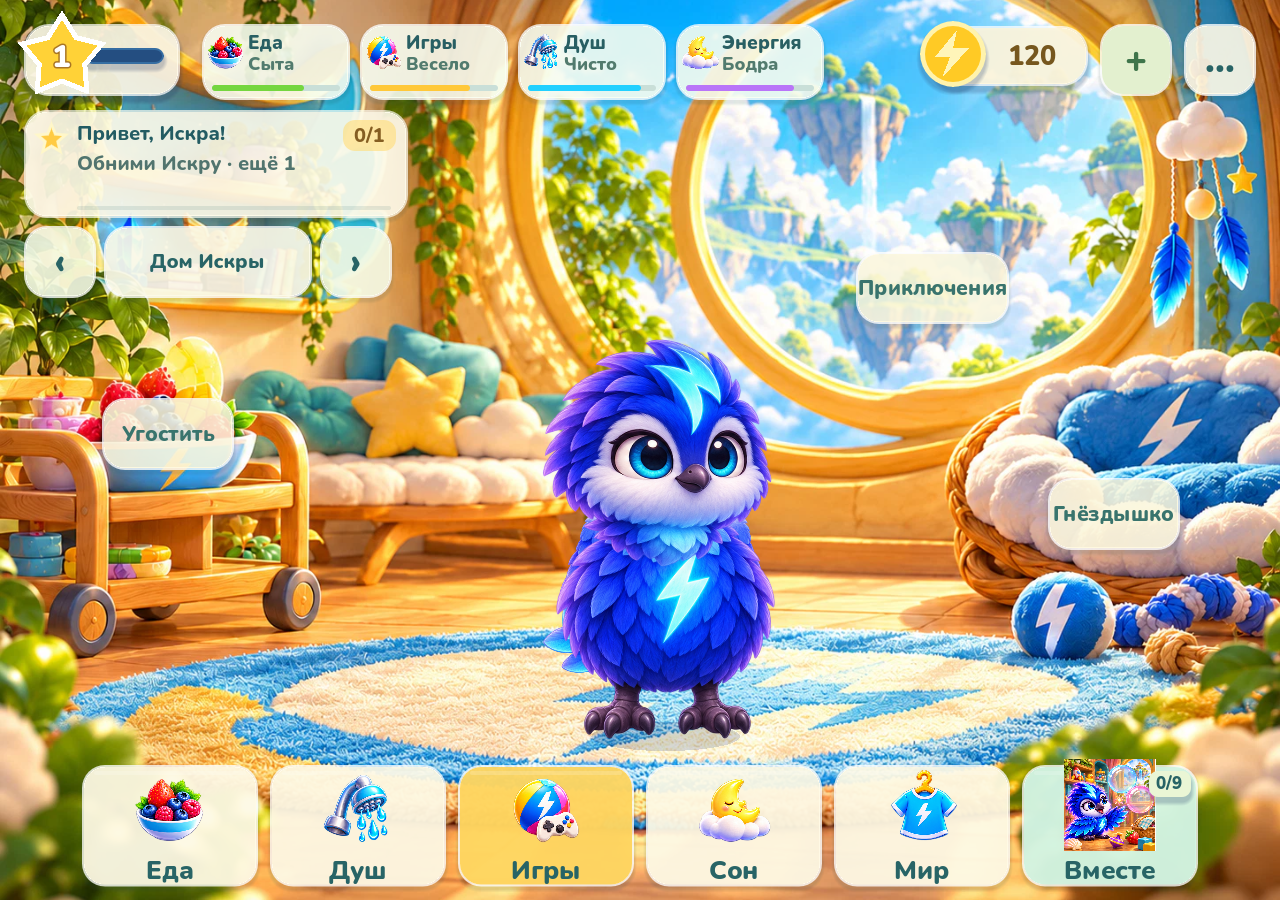
<file: game/index.html>
<!doctype html>
<html lang="ru">
<head>
  <meta charset="utf-8" />
  <meta name="viewport" content="width=device-width, initial-scale=1, viewport-fit=cover, interactive-widget=resizes-content" />
  <meta name="theme-color" content="#56bbdb" />
  <title>Моя Искра</title>
  <style>
    *{box-sizing:border-box}html,body{margin:0;width:100%;height:100%;overflow:hidden;background:#59b8d6;overscroll-behavior:none;-webkit-tap-highlight-color:transparent}
    #canvas{display:block;width:100%;height:100dvh;outline:0;touch-action:none}
    #loading{position:fixed;inset:0;background:radial-gradient(ellipse at 50% 35%,#d8f7fc,#70cde3 60%,#3a99c7);display:grid;place-content:center;justify-items:center;gap:18px;text-align:center;font-family:system-ui,sans-serif;color:#14527f;padding:28px;z-index:2}
    #loading h1{margin:0;font-size:clamp(28px,5vw,54px);font-weight:900;color:white;text-shadow:0 3px 0 #3895ba}#loading p{margin:0;max-width:420px;font-weight:700;line-height:1.6}#spark{font-size:72px;color:#fff7ae;filter:drop-shadow(0 5px 0 #d8a338);animation:float 1.8s ease-in-out infinite}progress{accent-color:#ffcf4a;width:min(320px,70vw);height:20px}button{font:inherit;font-weight:800;color:#1a5880;padding:15px 26px;background:#fff6bd;border:3px solid #fff;border-radius:18px;box-shadow:0 5px 0 #51a2bb;cursor:pointer;touch-action:manipulation}button:active{transform:translateY(3px)}#retry{display:none}#note{font-size:12px;font-weight:600;color:#35728c}@keyframes float{50%{transform:translateY(-9px) rotate(5deg)}}@media(prefers-reduced-motion:reduce){#spark{animation:none}}
  </style>
  <link id="-gd-engine-icon" rel="icon" type="image/png" href="index.icon.png" />
<link rel="apple-touch-icon" href="index.apple-touch-icon.png"/>
<meta name="theme-color" content="#48b8da" />
</head>
<body>
  <canvas id="canvas" tabindex="0" aria-label="Игровая комната Искры. Клавиши: F — еда, B — душ, G — игры, S — сон. Кнопки доступны касанием и мышью."></canvas>
  <div id="loading" role="status" aria-live="polite"><div id="spark" aria-hidden="true">ϟ</div><h1>Моя Искра</h1><p id="message">Искра уже расправляет крылья…</p><progress id="progress" max="100"></progress><button id="retry" onclick="location.reload()">Попробовать ещё раз</button><span id="note">Первый запуск займёт немного времени</span></div>
  <noscript>Для игры нужно включить JavaScript в браузере.</noscript>
  <script src="index.js"></script>
  <script>
    const GODOT_CONFIG = {"args":[],"canvasResizePolicy":2,"emscriptenPoolSize":8,"ensureCrossOriginIsolationHeaders":true,"executable":"index","experimentalVK":false,"fileSizes":{"index.pck":28811720,"index.wasm":39514754},"focusCanvas":true,"gdextensionLibs":[],"godotPoolSize":4};
    const GODOT_THREADS_ENABLED = false;
    const engine = new Engine(GODOT_CONFIG);
    let lastProgressAt = Date.now();
    const slowDownload = setInterval(() => {
      if (Date.now() - lastProgressAt < 45000) return;
      document.getElementById('note').textContent = 'Если загрузка остановилась, проверь сеть и попробуй ещё раз';
      document.getElementById('retry').style.display = 'block';
    }, 5000);
    const inform = (type, details = {}) => {
      document.documentElement.dataset.gameState = type;
      if (window.parent !== window) window.parent.postMessage({ type: `iskra:${type}`, ...details }, location.origin);
    };
    const fail = (error) => {
      clearInterval(slowDownload);
      console.error(error);
      document.getElementById('message').textContent = 'Не удалось открыть игровую сцену. Проверь соединение и попробуй ещё раз. Для игры нужен браузер с WebGL 2.';
      document.getElementById('progress').hidden = true;
      document.getElementById('retry').style.display = 'block';
      document.getElementById('note').textContent = 'На планшете открой ссылку в обычном браузере Safari или Chrome';
      inform('error');
    };
    const missing = Engine.getMissingFeatures({ threads: GODOT_THREADS_ENABLED });
    if (missing.length) fail(new Error(missing.join(', ')));
    else engine.startGame({
      canvas: document.getElementById('canvas'),
      onProgress(current, total) {
        lastProgressAt = Date.now();
        const progress = document.getElementById('progress');
        if (current > 0 && total > 0) { progress.max = total; progress.value = current; }
        inform('loading', { progress: total ? Math.round(current / total * 100) : null });
      },
    }).then(() => {
      clearInterval(slowDownload);
      document.getElementById('loading').remove();
      document.getElementById('canvas').focus();
      inform('ready');
    }).catch(fail);
  </script>
</body>
</html>
</file>
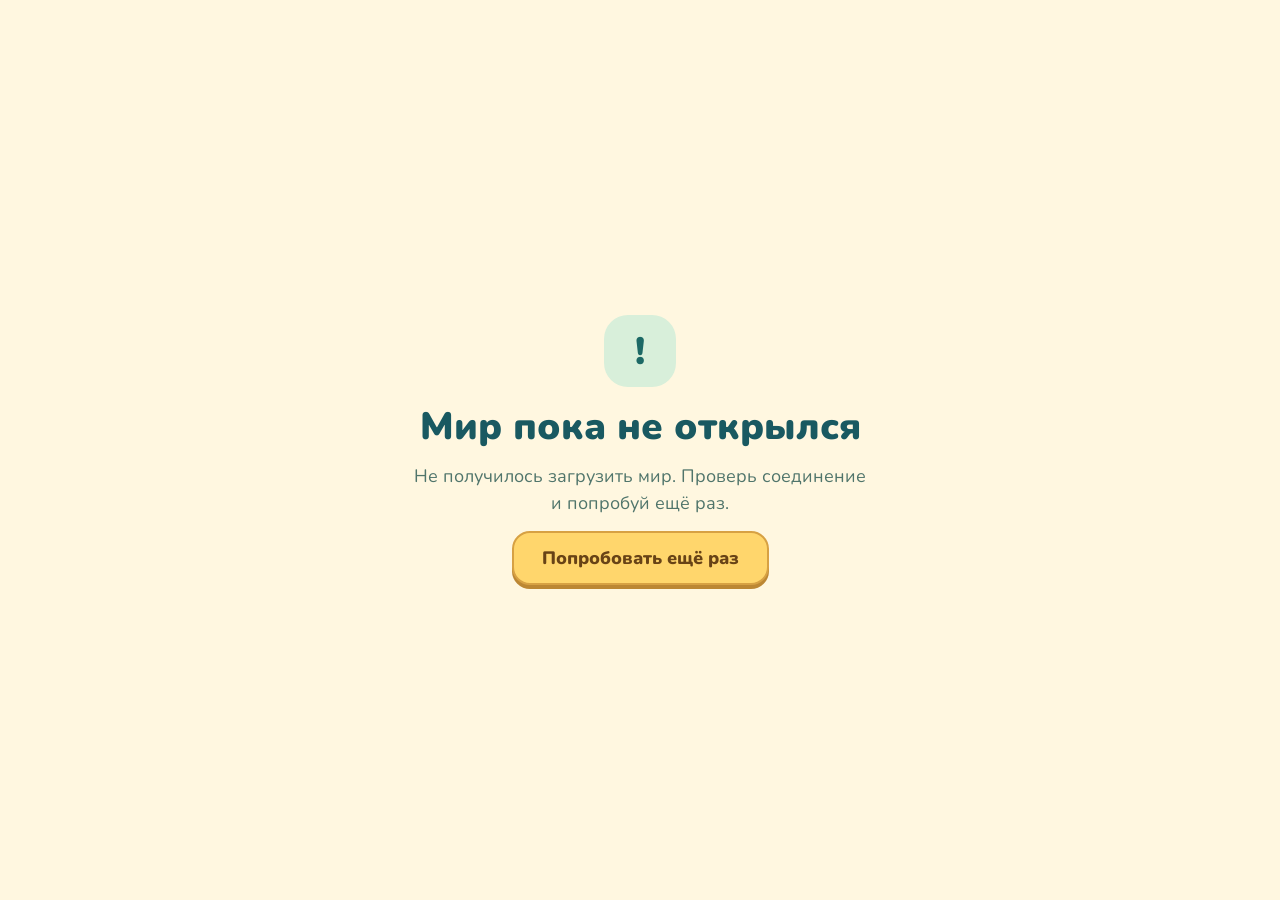
<file: labs/iskra-find/index.html>
<!doctype html>
<html lang="ru">
<head>
<meta charset="utf-8">
<meta name="viewport" content="width=device-width, initial-scale=1, viewport-fit=cover, interactive-widget=resizes-content">
<meta name="theme-color" content="#fff7e0">
<meta name="color-scheme" content="light">
<link rel="icon" href="data:image/svg+xml,%3Csvg xmlns='http://www.w3.org/2000/svg' viewBox='0 0 64 64'%3E%3Crect width='64' height='64' rx='16' fill='%23fff7e0'/%3E%3Cpath d='M32 6 39 25 58 32 39 39 32 58 25 39 6 32 25 25Z' fill='%23f4b83f'/%3E%3C/svg%3E">
<title>Мир находок — Искра</title>
<style>
@font-face{font-family:Iskra;src:url("assets/game-font.ttf") format("truetype");font-weight:100 1000;font-display:swap}
@font-face{font-family:Nunito;src:url("assets/game-font.ttf") format("truetype");font-weight:100 1000;font-display:swap}
*{box-sizing:border-box}
html,body{margin:0;width:100%;height:100%;overflow:hidden;overscroll-behavior:none;background:#fff7e0;color:#195961}
html{-webkit-text-size-adjust:100%;-webkit-tap-highlight-color:transparent}
body{font-family:Iskra,"Trebuchet MS",sans-serif}
#stage{position:fixed;inset:0;width:100%;height:100%;height:100dvh;display:grid;place-items:center;padding:env(safe-area-inset-top,0px) env(safe-area-inset-right,0px) env(safe-area-inset-bottom,0px) env(safe-area-inset-left,0px)}
#c{display:block;width:100%;height:100%;touch-action:none;user-select:none;-webkit-user-select:none;-webkit-touch-callout:none;outline:none}
html.keyboard-nav #c:focus-visible{outline:3px solid #14756f;outline-offset:-4px}
.overlay{position:absolute;inset:0;display:grid;place-content:center;justify-items:center;gap:14px;padding:calc(28px + env(safe-area-inset-top,0px)) 28px calc(28px + env(safe-area-inset-bottom,0px));text-align:center;background:#fff7e0;z-index:2}
.overlay[hidden]{display:none}
.mark{width:72px;height:72px;display:grid;place-items:center;border-radius:24px;background:#d8efda;color:#1c6965;font-size:38px;font-weight:900}
h1{margin:4px 0 0;font-size:clamp(25px,4vw,38px);font-weight:900;line-height:1.15}
.overlay p{max-width:460px;margin:0;font-size:18px;line-height:1.5;color:#50756b}
button{min-height:52px;padding:13px 28px;border:2px solid #d7a143;border-radius:18px;background:#ffd66c;color:#684316;font:850 18px Iskra,"Trebuchet MS",sans-serif;box-shadow:0 4px 0 #bc8733;touch-action:manipulation;user-select:none;-webkit-user-select:none;cursor:pointer}
button:active{transform:translateY(2px);box-shadow:0 2px 0 #bc8733}
button:focus-visible{outline:3px solid #14756f;outline-offset:5px}
#dev{display:none;position:absolute;left:12px;bottom:12px;max-width:calc(100% - 24px);padding:6px 10px;border-radius:9px;background:#154f48e8;color:#fff;font:12px ui-monospace,monospace;white-space:pre-wrap;pointer-events:none;z-index:3}
#dev[data-enabled]{display:block}
#notice{position:absolute;left:50%;top:calc(16px + env(safe-area-inset-top,0px));transform:translateX(-50%);max-width:calc(100% - 40px);padding:12px 18px;border-radius:16px;background:#fff7e0f5;color:#195961;box-shadow:0 4px 18px #143d3a33;font:800 16px Iskra,"Trebuchet MS",sans-serif;text-align:center;pointer-events:none;z-index:4}
#notice[hidden]{display:none}
.sr-only{position:absolute;width:1px;height:1px;padding:0;margin:-1px;overflow:hidden;clip:rect(0,0,0,0);white-space:nowrap;border:0}
@media(hover:hover) and (pointer:fine){button:hover{background:#ffdf87}}
</style>
</head>
<body>
<main id="stage" aria-label="Игра «Мир находок»">
<canvas id="c" tabindex="0" role="application" aria-label="Мир Искры. Найди предметы из списка внизу." aria-describedby="instructions" aria-busy="true">Для игры нужен браузер с поддержкой WebGL2.</canvas>
<p id="instructions" class="sr-only">Найди в комнате предметы с нижней панели. Коснись книги, корзины или листвы, чтобы раскрыть тайник, затем коснись находки. На некоторых уровнях образцы показаны силуэтами. Коснись образца для подсказки. Карта находок открывает комнаты и призы. Enter — подсказка, стрелки — выбрать образец, F — полный экран, R — начать заново, Escape — отменить касание или закрыть карту.</p>
<div id="loading" class="overlay" role="status" aria-live="polite"><div class="mark" aria-hidden="true">✦</div><h1>Открываем мир Искры</h1><p>Искра готовит находки…</p></div>
<div id="error" class="overlay" role="alert" hidden><div class="mark" aria-hidden="true">!</div><h1>Мир пока не открылся</h1><p id="error-message">Попробуй открыть его ещё раз.</p><button id="retry" type="button">Попробовать ещё раз</button></div>
<div id="progress-status" class="sr-only" role="status" aria-live="polite" aria-atomic="true"></div>
<div id="notice" role="status" aria-live="polite" hidden></div>
<div id="dev" aria-hidden="true"></div>
</main>
<script>window.__STATIC__ = 1;</script>
<script>
'use strict';
const STATIC=!!window.__STATIC__,VERSION=STATIC?'campaign-5-discovery':Date.now();
const motionPreference=matchMedia('(prefers-reduced-motion: reduce)');
window.ISKRA_REDUCED_MOTION=motionPreference.matches;
motionPreference.addEventListener('change',event=>{window.ISKRA_REDUCED_MOTION=event.matches;});
const query=new URLSearchParams(location.search),renderMode=query.has('render')&&query.get('render')!=='0';
addEventListener('keydown',(event)=>{if(event.key==='Tab')document.documentElement.classList.add('keyboard-nav');});
addEventListener('pointerdown',()=>document.documentElement.classList.remove('keyboard-nav'),{passive:true});
const debug=!STATIC&&query.has('dev'),canvas=document.getElementById('c');
const loading=document.getElementById('loading'),errorPanel=document.getElementById('error');
const statusLine=document.getElementById('progress-status'),dev=document.getElementById('dev');
const clamp=(n,a,b)=>Math.max(a,Math.min(b,n));
function measureViewport(){
  const stage=document.getElementById('stage'),style=getComputedStyle(stage),pixels=(value)=>parseFloat(value)||0;
  const width=Math.max(1,stage.clientWidth-pixels(style.paddingLeft)-pixels(style.paddingRight));
  const height=Math.max(1,stage.clientHeight-pixels(style.paddingTop)-pixels(style.paddingBottom));
  return{width,height,ratio:clamp(height/width,.4,3)};
}
function fitCanvas(view,bounds=measureViewport()){
  const ratio=view.H/view.W,width=Math.min(bounds.width,bounds.height/ratio);
  canvas.style.width=width+'px';canvas.style.height=width*ratio+'px';
}
const sourceURL=(name)=>name+'?v='+VERSION;
window.__ready=false;window.__renderErr=null;window.__fps=0;window.__play=null;
let saveProgress=()=>{},watcherStarted=false,failed=false;
let noticeTimer=0;
function positionNotice(){
  if(!window.SCENE||!window.ISKRA_VIEW)return;
  const a=SCENE.layout(),r=canvas.getBoundingClientRect(),stage=document.getElementById('stage').getBoundingClientRect(),notice=document.getElementById('notice');
  notice.style.top=(r.top-stage.top+a.headerH/ISKRA_VIEW.H*r.height+12)+'px';
  notice.style.maxWidth=a.portrait?'min(70%, 520px)':'min(calc(100% - 40px), 520px)';
}
function showNotice(message){
  const notice=document.getElementById('notice');clearTimeout(noticeTimer);
  notice.textContent=message;positionNotice();notice.hidden=false;noticeTimer=setTimeout(()=>{notice.hidden=true;},4000);
}
window.toggleGameFullscreen=async()=>{
  try{
    if(document.fullscreenElement||document.webkitFullscreenElement){
      const exit=document.exitFullscreen||document.webkitExitFullscreen;
      if(!exit){showNotice('Выйти из полного экрана можно кнопкой браузера.');return false;}
      await exit.call(document);
    }else{
      const target=document.documentElement,enter=target.requestFullscreen||target.webkitRequestFullscreen;
      if(!enter){showNotice('В этом браузере полный экран недоступен.');return false;}
      await enter.call(target);
    }
    return true;
  }catch(_){showNotice('Не удалось включить полный экран. Можно продолжить играть.');return false;}
};
const WATCH=['index.html','scene.js','sim.js','journey.js','juice.js','effects-atlas.js','covers-atlas.js','lib.js','gl.js','assets.js','sizes.js','iskra-rig.js','audio.js'];
function showError(error){
  if(!window.__renderErr){window.__renderErr=error;console.error(error);}
  failed=true;loading.hidden=true;errorPanel.hidden=false;canvas.setAttribute('aria-busy','false');
  document.getElementById('error-message').textContent=/WebGL2/i.test(error.message||'')
    ?'Браузеру нужна поддержка WebGL2. Попробуй открыть игру в другом браузере.'
    :'Не получилось загрузить мир. Проверь соединение и попробуй ещё раз.';
}
document.getElementById('retry').addEventListener('click',()=>{saveProgress();location.reload();});
function loadScript(name){
  return new Promise((resolve,reject)=>{
    const script=document.createElement('script'),url=new URL(sourceURL(name),location.href).href;
    let scriptError=null;
    const onError=(event)=>{if(event.filename&&new URL(event.filename,location.href).href===url)scriptError=event.error||new Error(event.message);};
    const done=()=>window.removeEventListener('error',onError);
    window.addEventListener('error',onError);script.src=url;
    script.onload=()=>{done();scriptError?reject(scriptError):resolve();};
    script.onerror=()=>{done();reject(new Error('Не загружен модуль '+name));};
    document.head.appendChild(script);
  });
}
async function loadOptionalScript(name){
  let response=await fetch(sourceURL(name),{method:'HEAD',cache:'no-store'});
  if(response.status===405)response=await fetch(sourceURL(name),{cache:'no-store'});
  if(response.status===404)return false;
  if(!response.ok)throw new Error('Не удалось проверить модуль '+name+' ('+response.status+')');
  await loadScript(name);WATCH.push(name);return true;
}
function watchSources(){
  if(STATIC||renderMode||watcherStarted)return;
  watcherStarted=true;const stamps=new Map();
  const poll=async()=>{
    let changed=false;
    await Promise.all(WATCH.map(async(name)=>{
      try{
        const response=await fetch(name+'?poll='+Date.now(),{method:'HEAD',cache:'no-store'});
        if(!response.ok)return;
        const stamp=[response.headers.get('last-modified'),response.headers.get('etag'),response.headers.get('content-length')].join('|');
        if(stamps.has(name)&&stamps.get(name)!==stamp)changed=true;
        stamps.set(name,stamp);
      }catch(_){/* A preview-server disconnect does not alter progress. */}
    }));
    if(changed){saveProgress();location.reload();return;}
    setTimeout(poll,1000);
  };
  poll();
}
(async()=>{
  for(const name of ['assets.js','sizes.js','gl.js','lib.js','sim.js','iskra-rig.js'])await loadScript(name);
  await loadOptionalScript('rig-config.js');
  for(const name of ['effects-atlas.js','covers-atlas.js','juice.js','scene.js','audio.js','journey.js'])await loadScript(name);
  const bounds=measureViewport(),W=bounds.height>bounds.width?1080:1920;
  const view=window.ISKRA_VIEW=renderMode?{...SIM.VIEW}:{W,H:Math.round(W*bounds.ratio)};
  fitCanvas(view,bounds);
  G.init(canvas,view.W,view.H);
  const repeated=new Set(SCENE.REPEAT||[]),near=(name)=>SCENE.NEAREST===true||(SCENE.NEAREST||[]).includes(name);
  const textureNames=Object.keys(ASSETS);let texturesReady=0;
  const assetTimeout=setTimeout(()=>showError(new Error('Загрузка изображений заняла слишком долго')),45000);
  try{
    await Promise.all(textureNames.map(async(name)=>{
      const options={repeat:repeated.has(name),nearest:near(name)};
      try{await G.load(name,sourceURL('assets/'+name+'.webp'),options);}
      catch(_){await G.load(name,sourceURL('assets/'+name+'.png'),options);}
      texturesReady++;loading.querySelector('p').textContent='Готово '+texturesReady+' из '+textureNames.length+' иллюстраций';
    }));
  }finally{clearTimeout(assetTimeout);}
  if(failed)return;
  await document.fonts.load('850 32px "Iskra"');
  await document.fonts.load('900 32px "Nunito"');
  SCENE.programs();window.__duration=SIM.L;
  window.__renderAt=(time)=>{try{SCENE.render(time);return canvas.toDataURL('image/png');}catch(error){showError(error);throw error;}};
  if(renderMode){SCENE.state=null;SCENE.render(0);window.__ready=true;loading.hidden=true;canvas.setAttribute('aria-busy','false');return;}
  let play=SIM.spawn(0),savedPayload='',savedRevision=-1,lastHint='';
  try{const raw=localStorage.getItem(SIM.SAVE_KEY);if(raw)play=SIM.restoreSave(raw,0);}catch(_){}
  const localDay=()=>{const d=new Date();return[d.getFullYear(),String(d.getMonth()+1).padStart(2,'0'),String(d.getDate()).padStart(2,'0')].join('-');};
  let currentDay=localDay();SIM.syncDay(play,currentDay);
  SCENE.state=play;window.__play=play;
  saveProgress=()=>{try{const payload=SIM.encodeSave(play);if(payload!==savedPayload){localStorage.setItem(SIM.SAVE_KEY,payload);savedPayload=payload;}}catch(_){}};
  const announce=()=>{statusLine.textContent=SIM.room(play).name+'. Поиск '+(play.level+1)+'. Найдено '+play.count+' из '+play.total+(play.mode==='win'?'. Все предметы найдены!':'');};
  const keys=Object.create(null),taps=[],pointer={x:play.x,y:play.y};
  let gesture=null,acc=0,last=performance.now(),fpsElapsed=0,fpsFrames=0,fps=60,resizeTimer=0;
  const toView=(event)=>{const r=canvas.getBoundingClientRect();return{x:(event.clientX-r.left)/r.width*view.W,y:(event.clientY-r.top)/r.height*view.H};};
  const mappedPointer=(event)=>{const point=toView(event);return{point,mapped:SCENE.mapPointer(point.x,point.y)};};
  const rememberPointer=(mapped)=>{pointer.room=!!mapped.room;if(Number.isFinite(mapped.px)&&Number.isFinite(mapped.py)){pointer.x=mapped.px;pointer.y=mapped.py;}else{pointer.x=SIM.VIEW.W/2;pointer.y=0;}};
  const setCamera=(camera)=>{const a=SCENE.layout();SCENE.cameraX=clamp(camera,a.camMin,a.camMax);};
  const releaseCapture=(id)=>{try{if(canvas.hasPointerCapture(id))canvas.releasePointerCapture(id);}catch(_){}};
  const cancelGesture=()=>{if(gesture){const id=gesture.id;gesture=null;releaseCapture(id);}};
  const clearInput=()=>{Object.keys(keys).forEach((key)=>delete keys[key]);taps.length=0;cancelGesture();};
  const journey=JOURNEY.init({state:()=>play,save:()=>saveProgress(),clearInput,notice:showNotice,assetURL:sourceURL});
  const updateGesture=(event)=>{
    if(!gesture||gesture.id!==event.pointerId)return;
    const dx=event.clientX-gesture.x,dy=event.clientY-gesture.y;
    gesture.distance=Math.max(gesture.distance,Math.hypot(dx,dy));
    if(gesture.distance>10)gesture.dragged=true;
    if(gesture.dragged&&gesture.room&&gesture.portrait&&(gesture.panning||Math.abs(dx)>Math.abs(dy))){
      gesture.panning=true;const a=SCENE.layout(),r=canvas.getBoundingClientRect();
      setCamera(gesture.camera-dx/r.width*view.W/a.scale);
    }
  };
  canvas.addEventListener('pointerdown',(event)=>{
    if(event.button!==0&&event.pointerType!=='touch')return;
    if(gesture){cancelGesture();return;}
    const{mapped}=mappedPointer(event),a=SCENE.layout();rememberPointer(mapped);
    gesture={id:event.pointerId,x:event.clientX,y:event.clientY,distance:0,dragged:false,panning:false,room:!!mapped.room,portrait:a.portrait,camera:a.camera};
    canvas.focus({preventScroll:true});try{canvas.setPointerCapture(event.pointerId);}catch(_){}
  });
  canvas.addEventListener('pointermove',(event)=>{updateGesture(event);rememberPointer(mappedPointer(event).mapped);});
  canvas.addEventListener('pointerup',(event)=>{
    if(!gesture||gesture.id!==event.pointerId)return;
    updateGesture(event);const finished=gesture;gesture=null;releaseCapture(event.pointerId);
    if(finished.dragged)return;
    const{mapped}=mappedPointer(event);rememberPointer(mapped);
    if(mapped.cache){SIM.openCache(play,mapped.cache);return;}
    if(mapped.trophy){
      if(!SIM.interactTrophy(play)){
        const status=SIM.careStatus(play),remaining=Math.ceil(status.actions.play.remaining);
        showNotice(status.active?'Искра ещё занята. Подожди немного.':remaining>0?'Поиграем снова через '+remaining+' с.':'Выбери игрушку в разделе «Призы».');
      }
      return;
    }
    if(mapped.fullscreen){window.toggleGameFullscreen();return;}
    if(mapped.pan){setCamera(SCENE.layout().camera+mapped.pan*400);return;}
    if(!mapped.blocked&&Number.isFinite(mapped.px)&&Number.isFinite(mapped.py))taps.push({x:mapped.px,y:mapped.py,room:!!mapped.room});
  });
  canvas.addEventListener('pointercancel',(event)=>{if(gesture&&gesture.id===event.pointerId)cancelGesture();});
  canvas.addEventListener('lostpointercapture',(event)=>{if(gesture&&gesture.id===event.pointerId)gesture=null;});
  canvas.addEventListener('contextmenu',(event)=>event.preventDefault());
  const handledKeys=new Set(['ArrowLeft','ArrowRight','ArrowUp','ArrowDown','KeyA','KeyD','KeyW','KeyS','Enter','Space','KeyX','KeyJ']);
  addEventListener('keydown',(event)=>{
    if(journey.isOpen())return;
    if(event.ctrlKey||event.metaKey||event.altKey||event.target?.closest?.('button,input,textarea,select'))return;
    if(event.code==='KeyF'){event.preventDefault();if(!event.repeat)window.toggleGameFullscreen();return;}
    if(event.code==='KeyR'){event.preventDefault();if(!event.repeat){clearInput();SIM.startLevel(play,play.level,true);SCENE.cameraX=960;saveProgress();}return;}
    if(event.code==='Escape'){event.preventDefault();clearInput();return;}
    if(handledKeys.has(event.code)){keys[event.code]=true;event.preventDefault();}
  });
  addEventListener('keyup',(event)=>{delete keys[event.code];});
  addEventListener('blur',()=>{clearInput();saveProgress();});
  addEventListener('pagehide',saveProgress);
  document.addEventListener('visibilitychange',()=>{if(document.hidden){clearInput();saveProgress();}last=performance.now();acc=0;});
  setInterval(saveProgress,1000);
  const resizeRenderer=(bounds)=>{
    const width=bounds.height>bounds.width?1080:1920,height=Math.round(width*bounds.ratio);
    if(width===view.W&&height===view.H){fitCanvas(view,bounds);return;}
    saveProgress();clearInput();
    const gl=G.gl,oldTargets=[...new Set(Object.values(LIB.T||{}))];
    const assetTextures=new Set(Object.keys(ASSETS).map(name=>G.tex(name).t));
    let oldGlyph=null;try{oldGlyph=G.tex('glyphs').t;}catch(_){}
    // Resizing the drawing buffer preserves the WebGL context and its asset
    // textures. Rebuild only screen-sized render targets and the HUD atlas.
    view.W=width;view.H=height;canvas.width=width;canvas.height=height;G.W=width;G.H=height;
    fitCanvas(view,bounds);SCENE.programs();
    const currentTargets=Object.values(LIB.T||{}),currentFrames=new Set(currentTargets.map(target=>target.fb));
    const currentTextures=new Set([...assetTextures,...currentTargets.map(target=>target.t)]);
    try{currentTextures.add(G.tex('glyphs').t);}catch(_){}
    const obsoleteTextures=new Set(oldTargets.map(target=>target.t).filter(Boolean));if(oldGlyph)obsoleteTextures.add(oldGlyph);
    for(const target of oldTargets)if(target.fb&&!currentFrames.has(target.fb))gl.deleteFramebuffer(target.fb);
    for(const texture of obsoleteTextures)if(!currentTextures.has(texture))gl.deleteTexture(texture);
    // Shader programs belong to G.program's persistent cache and remain valid.
    SCENE.state=play;SCENE.render(play.wt0+play.t);last=performance.now();acc=0;
  };
  const onResize=()=>{
    clearTimeout(resizeTimer);resizeTimer=setTimeout(()=>{
      try{resizeRenderer(measureViewport());positionNotice();}catch(error){saveProgress();showError(error);}
    },220);
  };
  addEventListener('resize',onResize);addEventListener('orientationchange',onResize);
  document.addEventListener('fullscreenchange',onResize);document.addEventListener('webkitfullscreenchange',onResize);
  const centreNewHint=()=>{
    const hints=(play.ev||[]).filter((event)=>event.k==='hint'),hint=hints[hints.length-1];
    if(!hint)return;const token=[play.level,play.hintUses,hint.t,hint.id].join(':');
    if(token===lastHint)return;lastHint=token;
    const item=SIM.items(play).find((object)=>object.id===hint.id);if(item)setCamera(item.x);
  };
  function frame(now){
    if(failed)return;
    try{
    const wall=Math.max(0,Math.min(.1,(now-last)/1000));last=now;
    fpsElapsed+=wall;fpsFrames++;if(fpsElapsed>.5){fps=fpsFrames/fpsElapsed;fpsElapsed=0;fpsFrames=0;window.__fps=fps;}
    if(!document.hidden){if(journey.isOpen())SIM.tickCare(play,wall);else acc+=wall;}
    const day=localDay();if(day!==currentDay){currentDay=day;SIM.syncDay(play,day);}
    while(acc>=SIM.DT){
      const tap=taps.shift(),input={left:keys.ArrowLeft||keys.KeyA,right:keys.ArrowRight||keys.KeyD,up:keys.ArrowUp||keys.KeyW,down:keys.ArrowDown||keys.KeyS,
        act:keys.Enter||keys.KeyX||keys.KeyJ,jump:keys.Space,px:tap?tap.x:pointer.x,py:tap?tap.y:pointer.y,room:tap?!!tap.room:!!pointer.room,press:false,tap:!!tap};
      SIM.step(play,input);centreNewHint();acc-=SIM.DT;
    }
    SCENE.state=play;window.__play=play;
    if(play.revision!==savedRevision){savedRevision=play.revision;saveProgress();announce();}
    SCENE.render(play.wt0+play.t);
    journey.update();
    if(debug)dev.textContent='ИГРА  '+fps.toFixed(0)+' fps  ·  '+view.W+' × '+view.H+'  ·  камера '+Math.round(SCENE.layout().camera);
    }catch(error){saveProgress();showError(error);return;}
    requestAnimationFrame(frame);
  }
  if(debug)dev.setAttribute('data-enabled','');
  announce();SCENE.render(play.wt0+play.t);window.__ready=true;
  canvas.setAttribute('aria-busy','false');loading.hidden=true;
  requestAnimationFrame(frame);watchSources();onResize();
})().catch((error)=>{showError(error);watchSources();});
</script>
</body>
</html>
</file>
